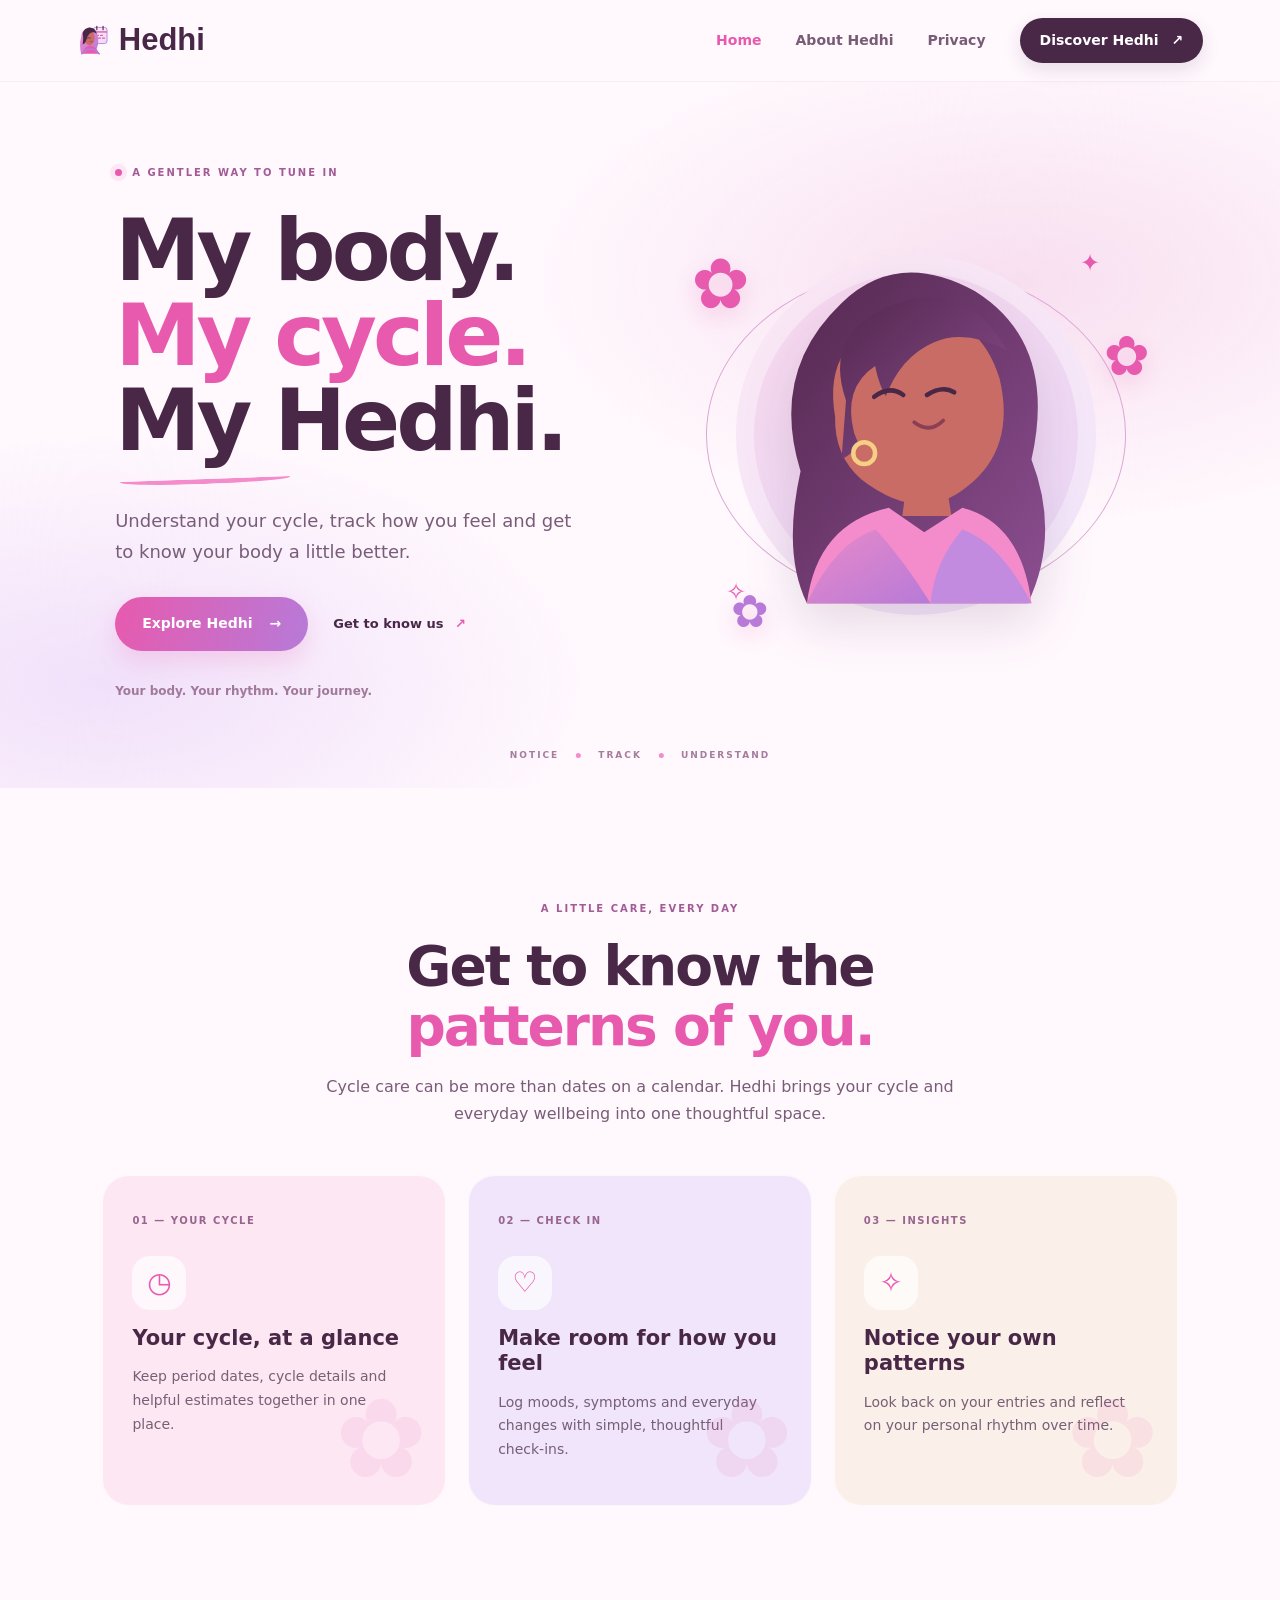
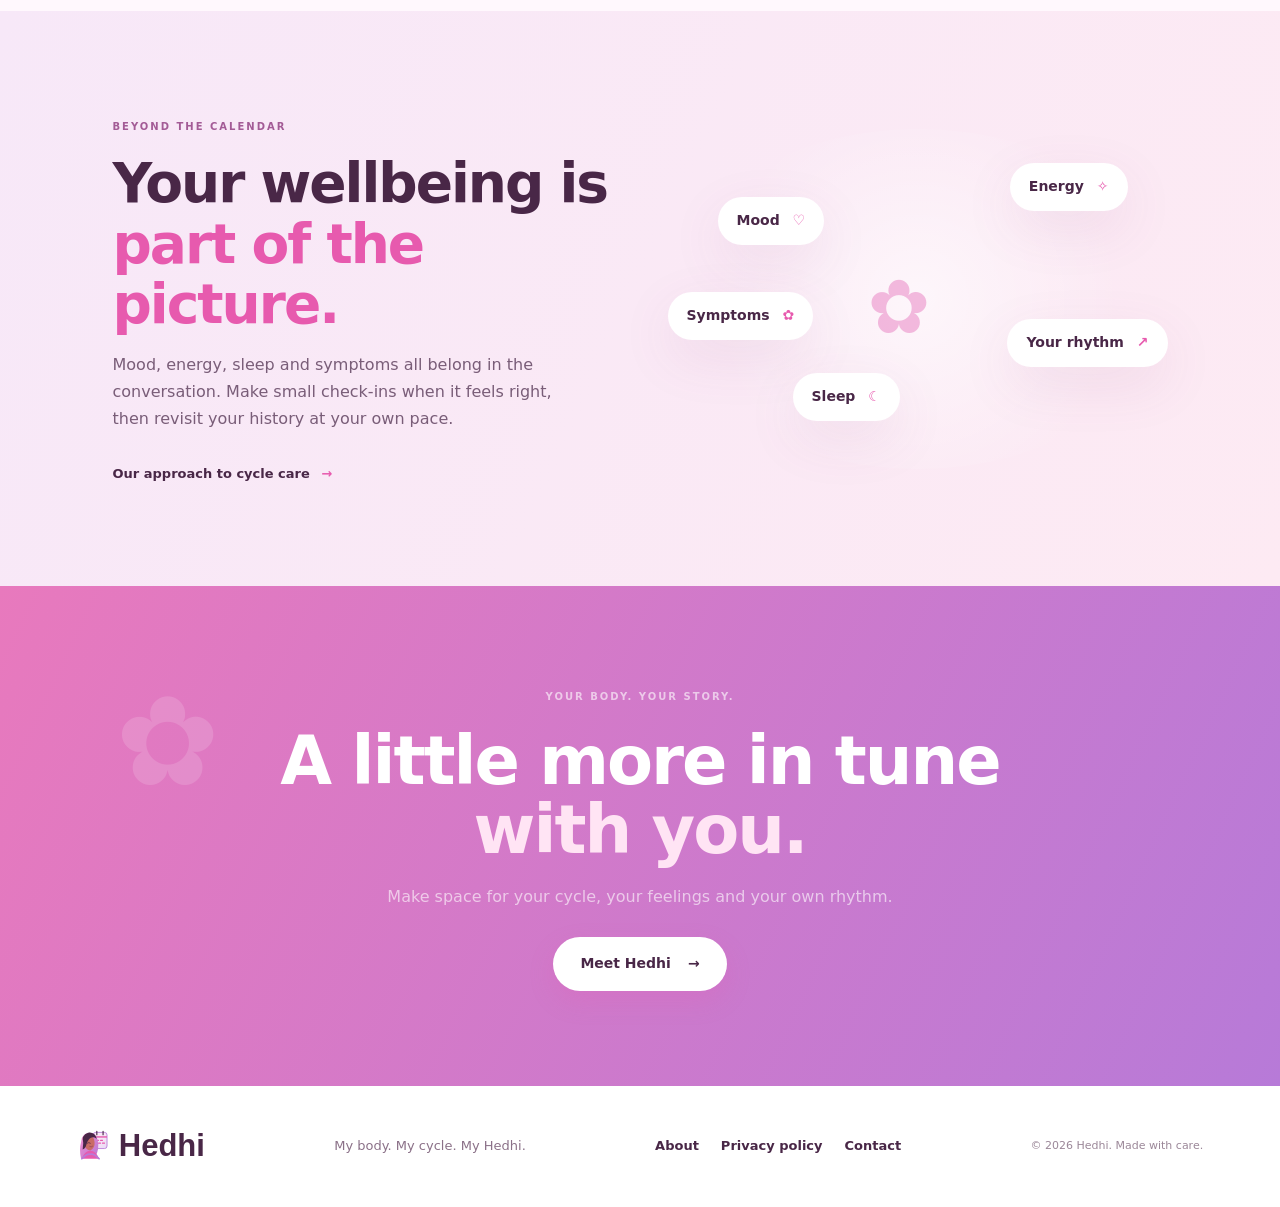
<file: index.html>
<!doctype html>
<html lang="en-GB">
<head>
<meta charset="utf-8"><meta name="viewport" content="width=device-width,initial-scale=1">
<meta name="theme-color" content="#fff8fd"><meta name="description" content="Hedhi helps you understand your cycle, track how you feel and get to know your body a little better.">
<title>Hedhi — My body. My cycle. My Hedhi.</title><link rel="icon" href="assets/favicon.svg" type="image/svg+xml"><link rel="stylesheet" href="styles.css">
</head>
<body>
<header class="header"><a class="brand" href="index.html" aria-label="Hedhi home"><img src="assets/hedhi-mark.svg" alt=""><span>Hedhi</span></a><button class="menu" aria-label="Open menu" aria-expanded="false" aria-controls="nav"><i></i><i></i></button><nav id="nav"><a class="active" href="index.html">Home</a><a href="about.html">About Hedhi</a><a href="privacy.html">Privacy</a><a class="nav-cta" href="#discover">Discover Hedhi <span>↗</span></a></nav></header>
<main>
<section class="hero">
<div class="hero-copy"><span class="eyebrow"><b></b> A gentler way to tune in</span><h1>My body.<br><em>My cycle.</em><br>My Hedhi.</h1><div class="underline"></div><p class="lead">Understand your cycle, track how you feel and get to know your body a little better.</p><div class="actions"><a class="button" href="#discover">Explore Hedhi <span>→</span></a><a class="text-link" href="about.html">Get to know us <span>↗</span></a></div><p class="micro">Your body. Your rhythm. Your journey.</p></div>
<div class="hero-art" aria-label="Hedhi floral illustration"><div class="art-orbit"></div><div class="art-disc"></div><div class="art-flower flower-a">✿</div><div class="art-flower flower-b">✿</div><div class="art-flower flower-c">✿</div><div class="profile-art"><svg viewBox="0 0 330 390" role="img" aria-label="Stylised feminine profile illustration"><defs><linearGradient id="hair" x1="0" y1="0" x2="1" y2="1"><stop stop-color="#54284f"/><stop offset="1" stop-color="#8c4e91"/></linearGradient><linearGradient id="wrap" x1="0" y1="0" x2="1" y2="1"><stop stop-color="#e98ac8"/><stop offset="1" stop-color="#b77ad8"/></linearGradient></defs><path d="M45 380Q18 325 38 235Q4 125 83 50Q145-10 230 37Q321 94 292 222Q324 305 288 380Z" fill="url(#hair)"/><path d="M76 175Q61 87 147 66Q231 50 257 133Q275 210 221 252Q170 294 105 244Q75 218 76 175Z" fill="#c96c65"/><path d="M88 157Q62 81 139 52Q220 20 265 102Q219 78 185 93Q147 109 130 157Q110 208 83 222Z" fill="url(#hair)"/><path d="M97 193Q84 143 120 119Q129 164 158 177Q188 191 235 165Q249 213 211 248Q160 282 115 237Z" fill="#c96c65"/><path d="M119 153Q136 140 151 151" fill="none" stroke="#492747" stroke-width="5" stroke-linecap="round"/><path d="M177 151Q194 140 207 148" fill="none" stroke="#492747" stroke-width="5" stroke-linecap="round"/><path d="M163 181Q180 194 195 179" fill="none" stroke="#8b3f54" stroke-width="4" stroke-linecap="round"/><path d="M155 244L150 284 204 284 197 240" fill="#c96c65"/><path d="M45 380Q56 293 135 275L174 302 216 275Q281 292 292 380Z" fill="#f48ccb"/><path d="M45 380Q76 313 121 299Q153 335 181 380Z" fill="url(#wrap)"/><path d="M292 380Q257 313 216 299Q185 335 181 380Z" fill="#c38be0"/><circle cx="108" cy="215" r="12" fill="none" stroke="#f5cf83" stroke-width="5"/></svg></div><span class="spark s-one">✦</span><span class="spark s-two">✧</span></div>
<div class="hero-bottom"><span>NOTICE</span><i></i><span>TRACK</span><i></i><span>UNDERSTAND</span></div>
</section>
<section class="section intro" id="discover"><div class="section-heading"><span class="eyebrow">A little care, every day</span><h2>Get to know the<br><em>patterns of you.</em></h2><p>Cycle care can be more than dates on a calendar. Hedhi brings your cycle and everyday wellbeing into one thoughtful space.</p></div><div class="cards"><article class="feature rose-card"><span class="card-index">01 — YOUR CYCLE</span><div class="icon">◷</div><h3>Your cycle, at a glance</h3><p>Keep period dates, cycle details and helpful estimates together in one place.</p><span class="decoration">✿</span></article><article class="feature lilac-card"><span class="card-index">02 — CHECK IN</span><div class="icon">♡</div><h3>Make room for how you feel</h3><p>Log moods, symptoms and everyday changes with simple, thoughtful check-ins.</p><span class="decoration">✿</span></article><article class="feature peach-card"><span class="card-index">03 — INSIGHTS</span><div class="icon">✧</div><h3>Notice your own patterns</h3><p>Look back on your entries and reflect on your personal rhythm over time.</p><span class="decoration">✿</span></article></div></section>
<section class="wellbeing"><div class="well-copy"><span class="eyebrow">Beyond the calendar</span><h2>Your wellbeing is<br><em>part of the picture.</em></h2><p>Mood, energy, sleep and symptoms all belong in the conversation. Make small check-ins when it feels right, then revisit your history at your own pace.</p><a class="text-link" href="about.html">Our approach to cycle care <span>→</span></a></div><div class="well-art"><span class="well-pill p1">Mood <b>♡</b></span><span class="well-pill p2">Energy <b>✧</b></span><span class="well-pill p3">Symptoms <b>✿</b></span><span class="well-pill p4">Sleep <b>☾</b></span><span class="well-pill p5">Your rhythm <b>↗</b></span><div class="well-flower">✿</div></div></section>
<section class="closing"><span class="closing-flower">✿</span><span class="eyebrow">Your body. Your story.</span><h2>A little more in tune<br><em>with you.</em></h2><p>Make space for your cycle, your feelings and your own rhythm.</p><a class="button button-light" href="about.html">Meet Hedhi <span>→</span></a></section>
</main>
<footer class="footer"><a class="brand" href="index.html"><img src="assets/hedhi-mark.svg" alt=""><span>Hedhi</span></a><p>My body. My cycle. My Hedhi.</p><nav><a href="about.html">About</a><a href="privacy.html">Privacy policy</a><a href="mailto:hello@bigman.co.ke">Contact</a></nav><small>© <span data-year></span> Hedhi. Made with care.</small></footer><script src="script.js"></script>
</body></html>
</file>
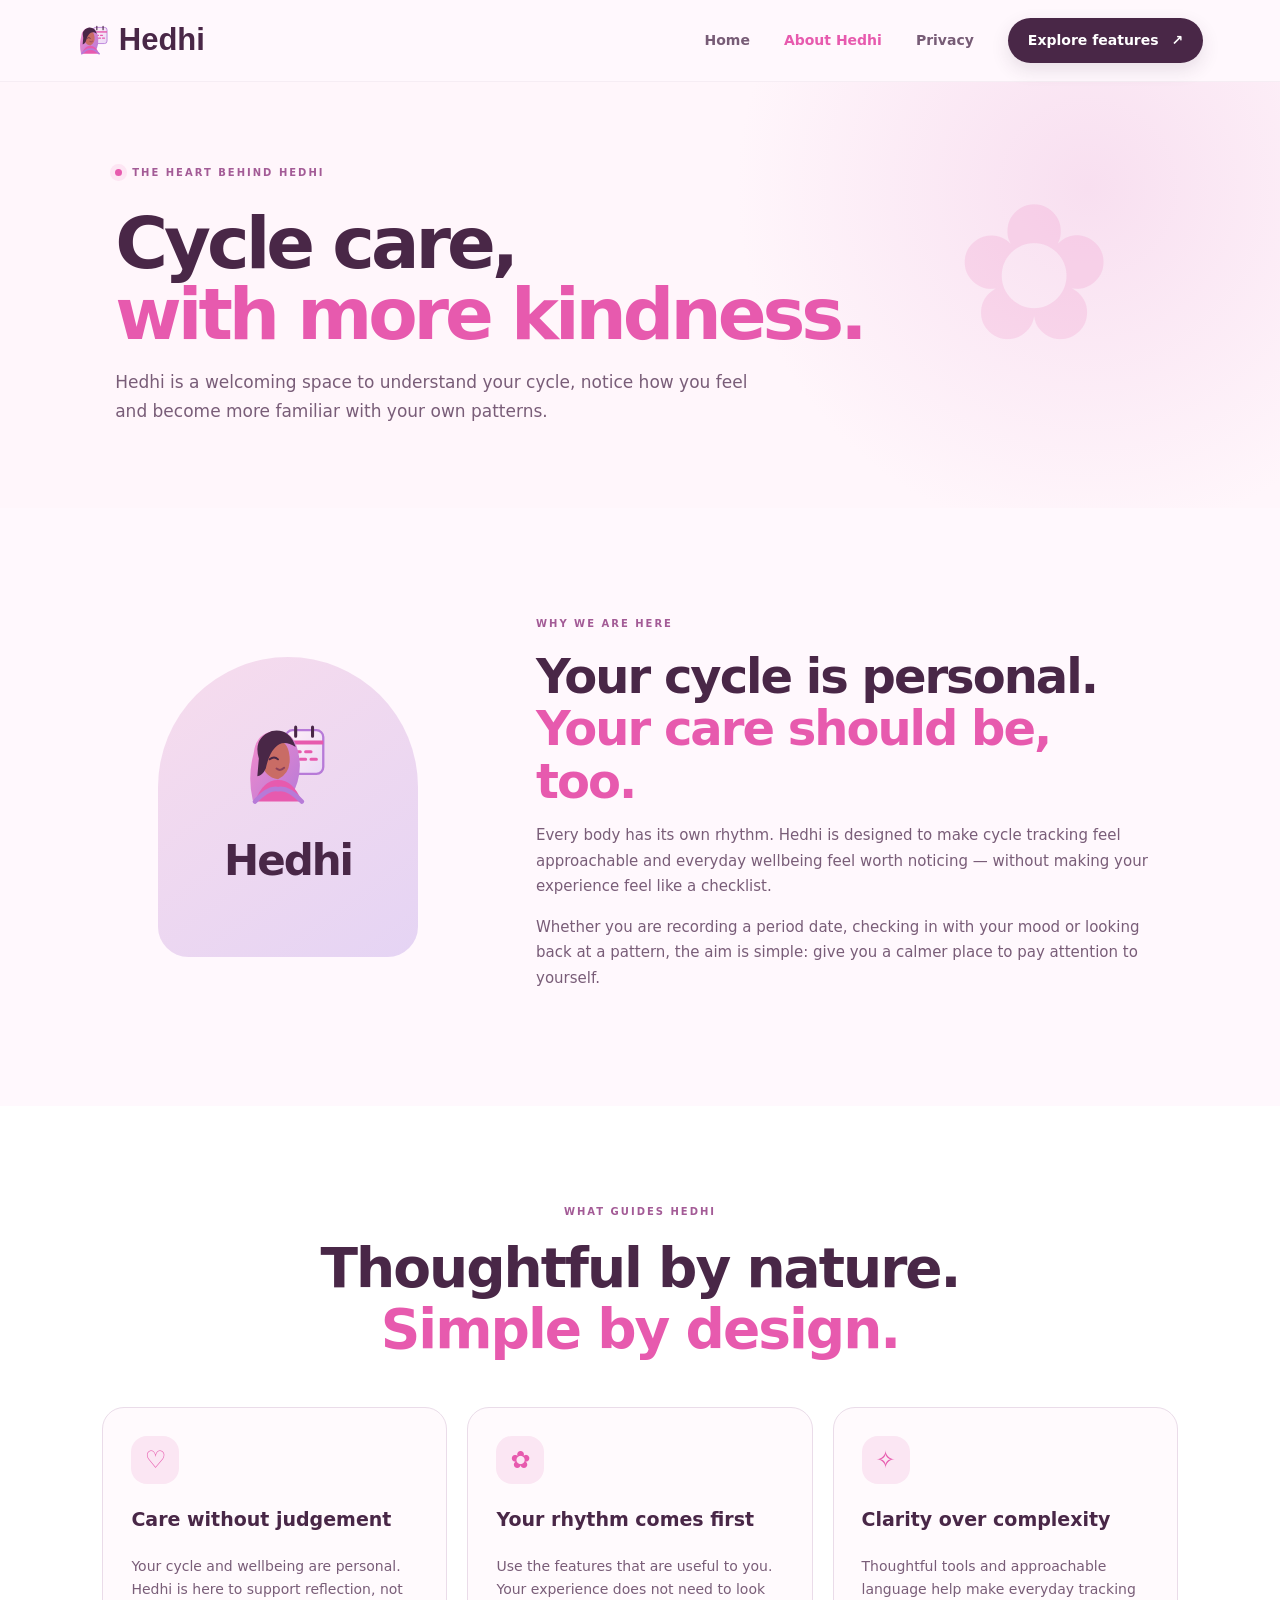
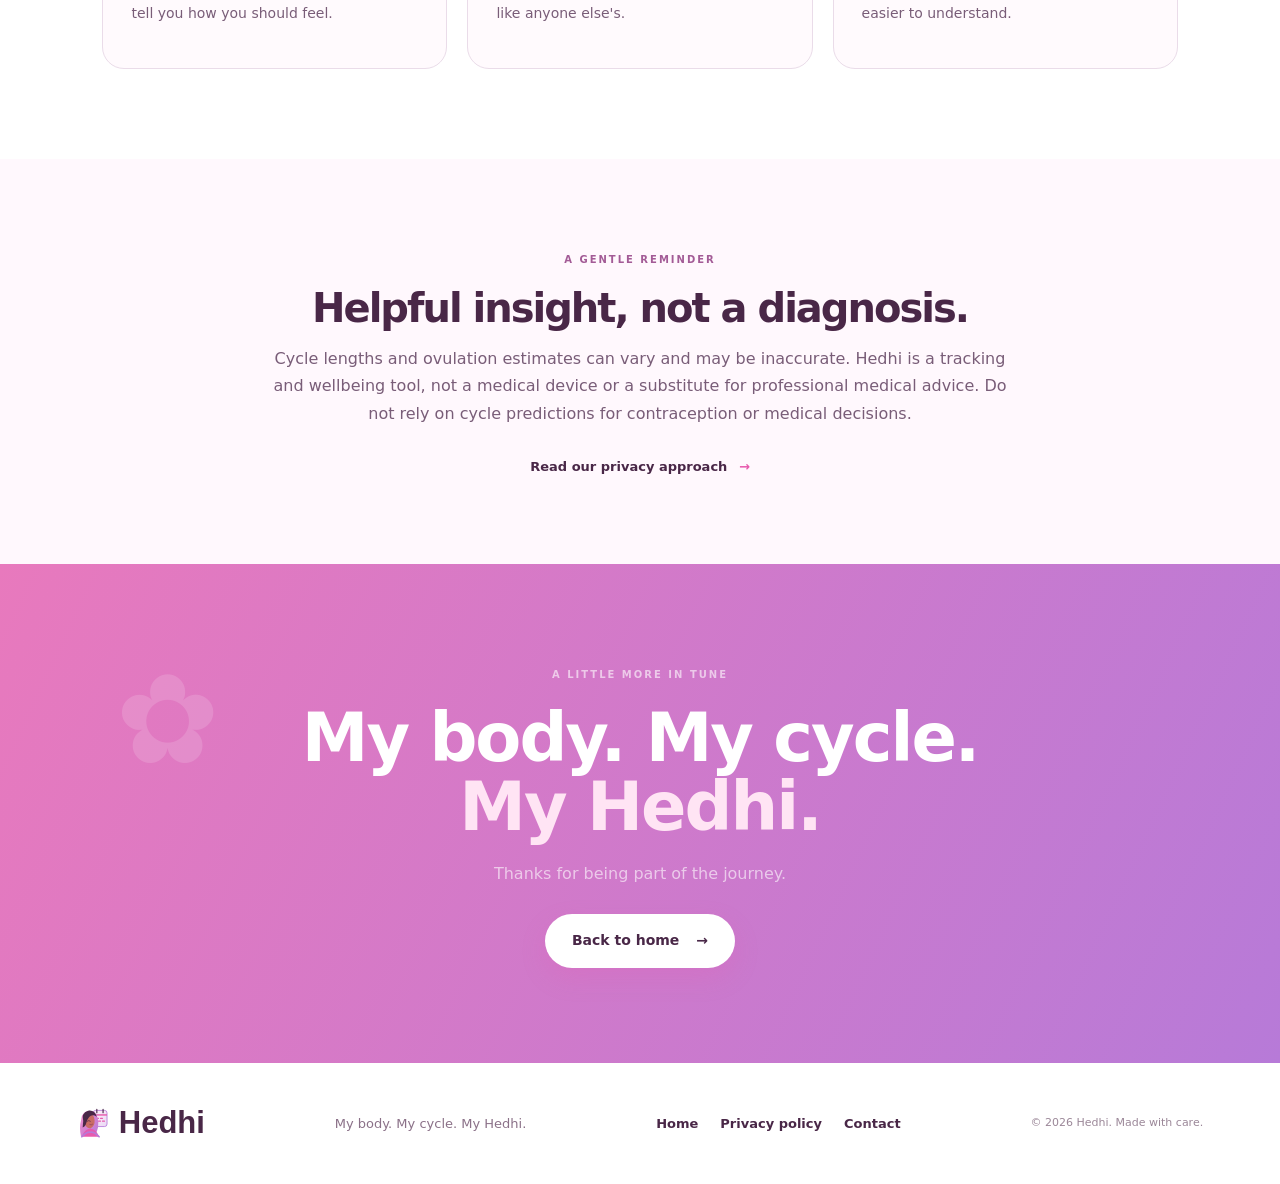
<file: about.html>
<!doctype html>
<html lang="en-GB"><head><meta charset="utf-8"><meta name="viewport" content="width=device-width,initial-scale=1"><meta name="theme-color" content="#fff8fd"><meta name="description" content="Discover the thinking behind Hedhi, a gentle space for cycle tracking and everyday wellbeing."><title>About Hedhi — A little more in tune with you</title><link rel="icon" href="assets/favicon.svg" type="image/svg+xml"><link rel="stylesheet" href="styles.css"></head>
<body><header class="header"><a class="brand" href="index.html"><img src="assets/hedhi-mark.svg" alt=""><span>Hedhi</span></a><button class="menu" aria-label="Open menu" aria-expanded="false" aria-controls="nav"><i></i><i></i></button><nav id="nav"><a href="index.html">Home</a><a class="active" href="about.html">About Hedhi</a><a href="privacy.html">Privacy</a><a class="nav-cta" href="index.html#discover">Explore features <span>↗</span></a></nav></header>
<main><section class="page-hero about-hero"><span class="eyebrow"><b></b> The heart behind Hedhi</span><h1>Cycle care,<br><em>with more kindness.</em></h1><p>Hedhi is a welcoming space to understand your cycle, notice how you feel and become more familiar with your own patterns.</p><div class="about-flower">✿</div></section>
<section class="about-story"><div class="story-mark"><img src="assets/hedhi-mark.svg" alt="Hedhi floral mark"><span>Hedhi</span></div><div class="story-copy"><span class="eyebrow">Why we are here</span><h2>Your cycle is personal.<br><em>Your care should be, too.</em></h2><p>Every body has its own rhythm. Hedhi is designed to make cycle tracking feel approachable and everyday wellbeing feel worth noticing — without making your experience feel like a checklist.</p><p>Whether you are recording a period date, checking in with your mood or looking back at a pattern, the aim is simple: give you a calmer place to pay attention to yourself.</p></div></section>
<section class="values"><div class="section-heading"><span class="eyebrow">What guides Hedhi</span><h2>Thoughtful by nature.<br><em>Simple by design.</em></h2></div><div class="value-grid"><article><span>♡</span><h3>Care without judgement</h3><p>Your cycle and wellbeing are personal. Hedhi is here to support reflection, not tell you how you should feel.</p></article><article><span>✿</span><h3>Your rhythm comes first</h3><p>Use the features that are useful to you. Your experience does not need to look like anyone else's.</p></article><article><span>✧</span><h3>Clarity over complexity</h3><p>Thoughtful tools and approachable language help make everyday tracking easier to understand.</p></article></div></section>
<section class="about-disclaimer"><span class="eyebrow">A gentle reminder</span><h2>Helpful insight, not a diagnosis.</h2><p>Cycle lengths and ovulation estimates can vary and may be inaccurate. Hedhi is a tracking and wellbeing tool, not a medical device or a substitute for professional medical advice. Do not rely on cycle predictions for contraception or medical decisions.</p><a class="text-link" href="privacy.html">Read our privacy approach <span>→</span></a></section>
<section class="closing"><span class="closing-flower">✿</span><span class="eyebrow">A little more in tune</span><h2>My body. My cycle.<br><em>My Hedhi.</em></h2><p>Thanks for being part of the journey.</p><a class="button button-light" href="index.html">Back to home <span>→</span></a></section></main>
<footer class="footer"><a class="brand" href="index.html"><img src="assets/hedhi-mark.svg" alt=""><span>Hedhi</span></a><p>My body. My cycle. My Hedhi.</p><nav><a href="index.html">Home</a><a href="privacy.html">Privacy policy</a><a href="mailto:hello@bigman.co.ke">Contact</a></nav><small>© <span data-year></span> Hedhi. Made with care.</small></footer><script src="script.js"></script></body></html>
</file>
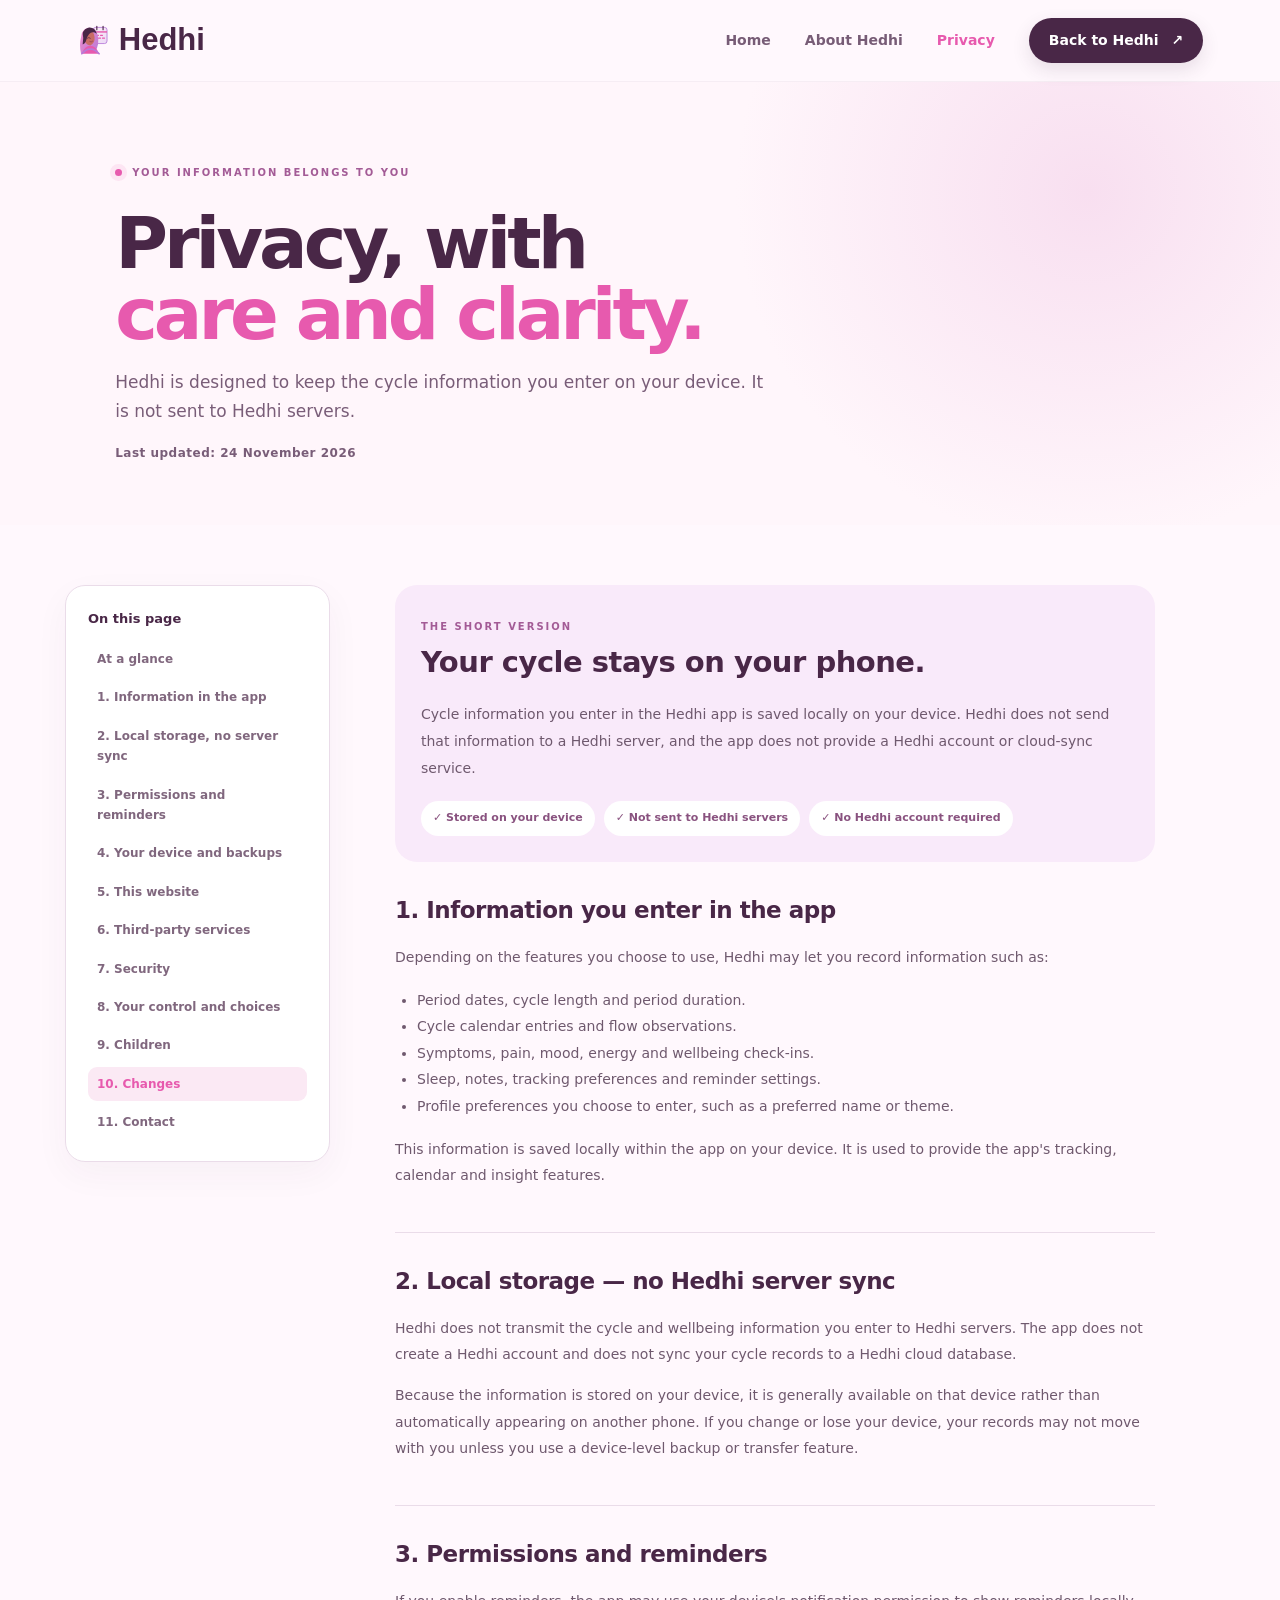
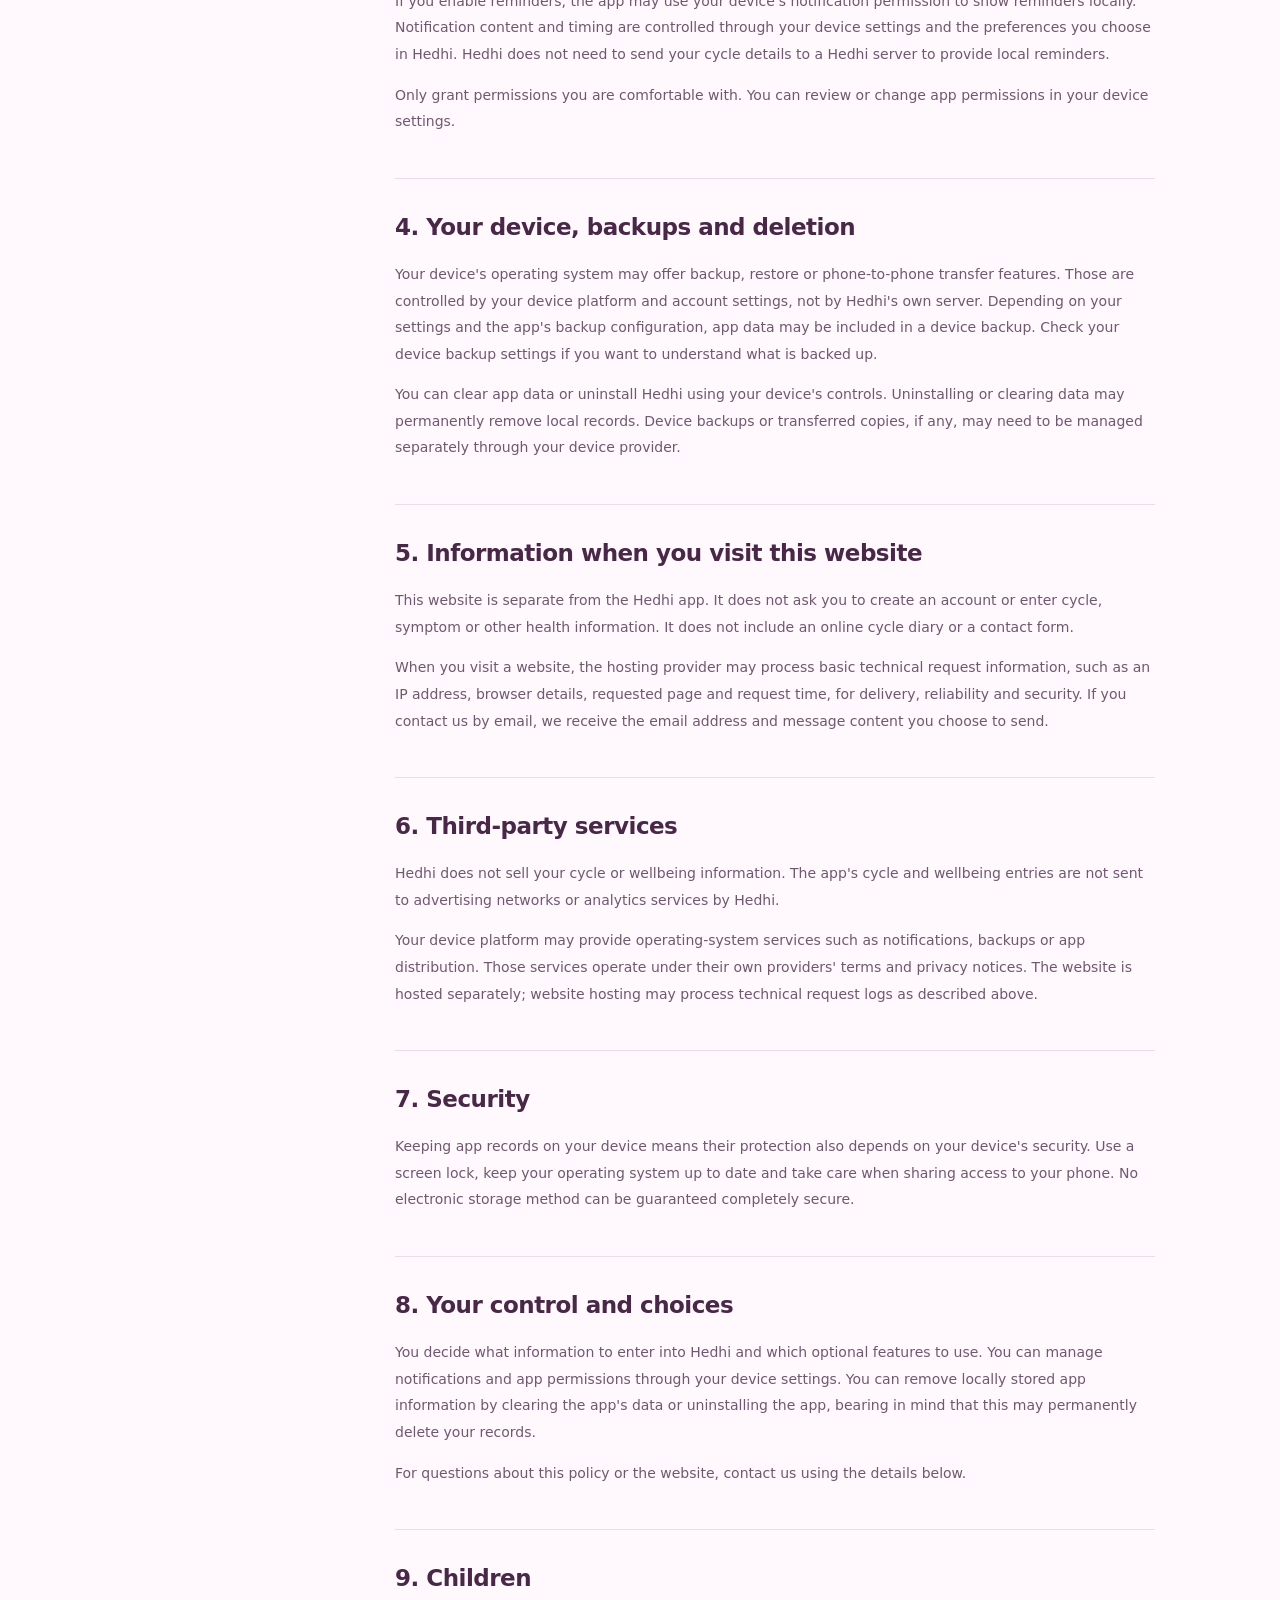
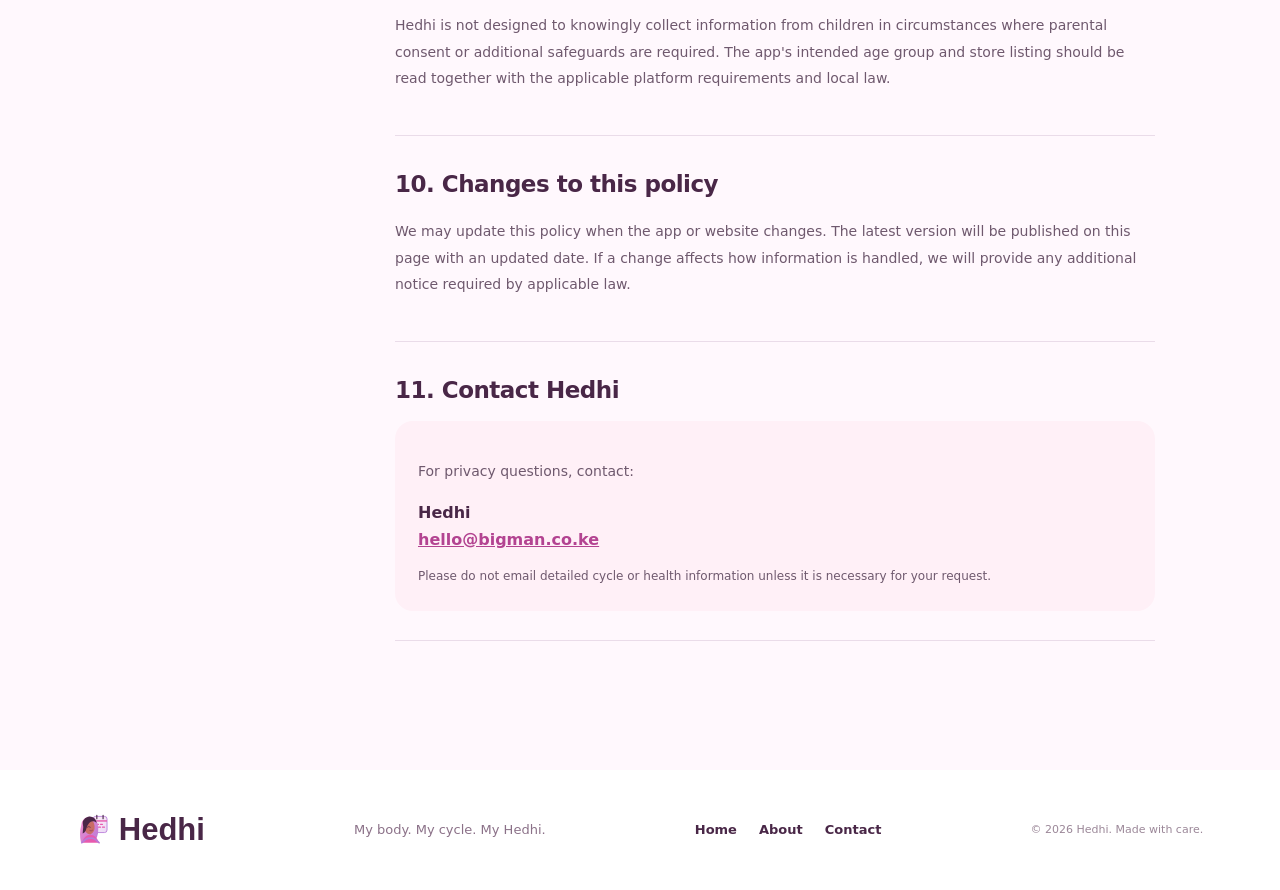
<file: privacy.html>
<!doctype html>
<html lang="en-GB"><head><meta charset="utf-8"><meta name="viewport" content="width=device-width,initial-scale=1"><meta name="theme-color" content="#fff8fd"><meta name="description" content="Hedhi privacy policy: cycle information is stored locally on your device and is not sent to Hedhi servers."><title>Privacy Policy — Hedhi</title><link rel="icon" href="assets/favicon.svg" type="image/svg+xml"><link rel="stylesheet" href="styles.css"></head>
<body><header class="header"><a class="brand" href="index.html"><img src="assets/hedhi-mark.svg" alt=""><span>Hedhi</span></a><button class="menu" aria-label="Open menu" aria-expanded="false" aria-controls="nav"><i></i><i></i></button><nav id="nav"><a href="index.html">Home</a><a href="about.html">About Hedhi</a><a class="active" href="privacy.html">Privacy</a><a class="nav-cta" href="index.html">Back to Hedhi <span>↗</span></a></nav></header>
<main><section class="page-hero privacy-hero"><span class="eyebrow"><b></b> Your information belongs to you</span><h1>Privacy, with<br><em>care and clarity.</em></h1><p>Hedhi is designed to keep the cycle information you enter on your device. It is not sent to Hedhi servers.</p><p class="updated">Last updated: 24 November 2026</p></section>
<div class="privacy-wrap"><aside class="toc"><strong>On this page</strong><ol><li><a href="#summary">At a glance</a></li><li><a href="#app-local">1. Information in the app</a></li><li><a href="#no-server">2. Local storage, no server sync</a></li><li><a href="#permissions">3. Permissions and reminders</a></li><li><a href="#device">4. Your device and backups</a></li><li><a href="#website">5. This website</a></li><li><a href="#third-party">6. Third-party services</a></li><li><a href="#security">7. Security</a></li><li><a href="#your-control">8. Your control and choices</a></li><li><a href="#children">9. Children</a></li><li><a href="#changes">10. Changes</a></li><li><a href="#contact">11. Contact</a></li></ol></aside>
<article class="policy">
<section id="summary" class="summary-policy"><span class="eyebrow">The short version</span><h2>Your cycle stays on your phone.</h2><p>Cycle information you enter in the Hedhi app is saved locally on your device. Hedhi does not send that information to a Hedhi server, and the app does not provide a Hedhi account or cloud-sync service.</p><div class="privacy-points"><span>✓ Stored on your device</span><span>✓ Not sent to Hedhi servers</span><span>✓ No Hedhi account required</span></div></section>
<section id="app-local"><h2>1. Information you enter in the app</h2><p>Depending on the features you choose to use, Hedhi may let you record information such as:</p><ul><li>Period dates, cycle length and period duration.</li><li>Cycle calendar entries and flow observations.</li><li>Symptoms, pain, mood, energy and wellbeing check-ins.</li><li>Sleep, notes, tracking preferences and reminder settings.</li><li>Profile preferences you choose to enter, such as a preferred name or theme.</li></ul><p>This information is saved locally within the app on your device. It is used to provide the app's tracking, calendar and insight features.</p></section>
<section id="no-server"><h2>2. Local storage — no Hedhi server sync</h2><p>Hedhi does not transmit the cycle and wellbeing information you enter to Hedhi servers. The app does not create a Hedhi account and does not sync your cycle records to a Hedhi cloud database.</p><p>Because the information is stored on your device, it is generally available on that device rather than automatically appearing on another phone. If you change or lose your device, your records may not move with you unless you use a device-level backup or transfer feature.</p></section>
<section id="permissions"><h2>3. Permissions and reminders</h2><p>If you enable reminders, the app may use your device's notification permission to show reminders locally. Notification content and timing are controlled through your device settings and the preferences you choose in Hedhi. Hedhi does not need to send your cycle details to a Hedhi server to provide local reminders.</p><p>Only grant permissions you are comfortable with. You can review or change app permissions in your device settings.</p></section>
<section id="device"><h2>4. Your device, backups and deletion</h2><p>Your device's operating system may offer backup, restore or phone-to-phone transfer features. Those are controlled by your device platform and account settings, not by Hedhi's own server. Depending on your settings and the app's backup configuration, app data may be included in a device backup. Check your device backup settings if you want to understand what is backed up.</p><p>You can clear app data or uninstall Hedhi using your device's controls. Uninstalling or clearing data may permanently remove local records. Device backups or transferred copies, if any, may need to be managed separately through your device provider.</p></section>
<section id="website"><h2>5. Information when you visit this website</h2><p>This website is separate from the Hedhi app. It does not ask you to create an account or enter cycle, symptom or other health information. It does not include an online cycle diary or a contact form.</p><p>When you visit a website, the hosting provider may process basic technical request information, such as an IP address, browser details, requested page and request time, for delivery, reliability and security. If you contact us by email, we receive the email address and message content you choose to send.</p></section>
<section id="third-party"><h2>6. Third-party services</h2><p>Hedhi does not sell your cycle or wellbeing information. The app's cycle and wellbeing entries are not sent to advertising networks or analytics services by Hedhi.</p><p>Your device platform may provide operating-system services such as notifications, backups or app distribution. Those services operate under their own providers' terms and privacy notices. The website is hosted separately; website hosting may process technical request logs as described above.</p></section>
<section id="security"><h2>7. Security</h2><p>Keeping app records on your device means their protection also depends on your device's security. Use a screen lock, keep your operating system up to date and take care when sharing access to your phone. No electronic storage method can be guaranteed completely secure.</p></section>
<section id="your-control"><h2>8. Your control and choices</h2><p>You decide what information to enter into Hedhi and which optional features to use. You can manage notifications and app permissions through your device settings. You can remove locally stored app information by clearing the app's data or uninstalling the app, bearing in mind that this may permanently delete your records.</p><p>For questions about this policy or the website, contact us using the details below.</p></section>
<section id="children"><h2>9. Children</h2><p>Hedhi is not designed to knowingly collect information from children in circumstances where parental consent or additional safeguards are required. The app's intended age group and store listing should be read together with the applicable platform requirements and local law.</p></section>
<section id="changes"><h2>10. Changes to this policy</h2><p>We may update this policy when the app or website changes. The latest version will be published on this page with an updated date. If a change affects how information is handled, we will provide any additional notice required by applicable law.</p></section>
<section id="contact"><h2>11. Contact Hedhi</h2><div class="contact-card"><p>For privacy questions, contact:</p><strong>Hedhi</strong><br><a href="mailto:hello@bigman.co.ke">hello@bigman.co.ke</a><p class="small-note">Please do not email detailed cycle or health information unless it is necessary for your request.</p></div></section>
</article></div></main>
<footer class="footer"><a class="brand" href="index.html"><img src="assets/hedhi-mark.svg" alt=""><span>Hedhi</span></a><p>My body. My cycle. My Hedhi.</p><nav><a href="index.html">Home</a><a href="about.html">About</a><a href="mailto:hello@bigman.co.ke">Contact</a></nav><small>© <span data-year></span> Hedhi. Made with care.</small></footer><script src="script.js"></script></body></html>
</file>
<file: styles.css>
:root{--pink:#f48ccb;--rose:#e75aae;--lav:#b77ad8;--lav2:#ddb8f2;--cream:#fff8fd;--plum:#492747;--ink:#382039;--muted:#795d78;--line:#eadce9;--shadow:0 18px 55px #8b4a8719;--font:"Nunito", "Avenir Next", Avenir, system-ui, sans-serif}*{box-sizing:border-box}html{scroll-behavior:smooth;scroll-padding-top:100px}body{margin:0;background:var(--cream);color:var(--plum);font:16px/1.7 var(--font)}a{color:inherit;text-decoration:none}button{font:inherit}.header{height:82px;padding:0 max(6vw,24px);display:flex;align-items:center;justify-content:space-between;position:sticky;top:0;z-index:20;background:#fff8fdec;backdrop-filter:blur(16px);border-bottom:1px solid #4927470c}.brand{display:inline-flex;align-items:center;gap:8px;font-family:"Patrick Hand","Nunito",sans-serif;font-size:31px;font-weight:700;letter-spacing:0}.brand img{width:34px;height:38px;object-fit:contain}.header nav{display:flex;align-items:center;gap:34px;font-size:14px;font-weight:800}.header nav>a:not(.nav-cta){color:#775c76}.header nav>a.active,.header nav>a:hover{color:var(--rose)}.nav-cta{background:var(--plum);color:white;padding:11px 20px;border-radius:99px;box-shadow:0 7px 18px #49274720}.nav-cta span{margin-left:8px}.menu{display:none}.hero{min-height:690px;padding:75px max(9vw,30px) 75px;display:grid;grid-template-columns:1.05fr .95fr;align-items:center;position:relative;overflow:hidden;background:radial-gradient(ellipse at 80% 28%,#f8dff0 0,transparent 34%),radial-gradient(ellipse at 8% 85%,#f1e0fa 0,transparent 29%),var(--cream)}.hero-copy{max-width:570px;position:relative;z-index:2}.eyebrow{display:inline-flex;align-items:center;gap:10px;text-transform:uppercase;letter-spacing:2px;font-size:10px;font-weight:900;color:#a35b96}.eyebrow b{width:7px;height:7px;border-radius:50%;background:var(--rose);box-shadow:0 0 0 5px #e75aae1c}.hero h1,.page-hero h1{font-size:clamp(58px,6.7vw,88px);line-height:.99;letter-spacing:-4px;margin:24px 0 12px;font-weight:900}.hero h1 em,.section-heading h2 em,.wellbeing h2 em,.page-hero h1 em,.story-copy h2 em,.about-disclaimer h2 em{font-style:normal;color:var(--rose)}.underline{width:170px;height:9px;border-bottom:5px solid var(--pink);border-radius:50%;transform:rotate(-2deg);margin:10px 0 22px 5px}.lead{max-width:460px;color:var(--muted);font-size:18px}.actions{display:flex;align-items:center;gap:25px;margin-top:30px}.button{min-height:54px;padding:0 27px;border-radius:99px;display:inline-flex;align-items:center;justify-content:center;gap:17px;background:linear-gradient(105deg,var(--rose),var(--lav));color:white;font-size:14px;font-weight:900;box-shadow:0 10px 24px #e75aae35;transition:transform .2s,box-shadow .2s}.button:hover{transform:translateY(-3px);box-shadow:0 15px 28px #e75aae45}.text-link{font-size:13px;font-weight:900}.text-link span{color:var(--rose);margin-left:7px}.micro{font-size:12px;font-weight:800;color:#a17a9b;margin-top:30px}.hero-art{height:480px;position:relative;display:grid;place-items:center}.art-orbit{position:absolute;width:420px;height:420px;border:1px solid #dca6d5;border-radius:50%;transform:scaleY(.8) rotate(-18deg)}.art-disc{position:absolute;width:360px;aspect-ratio:1;border-radius:50%;background:linear-gradient(145deg,#f8d9ed,#e9d8f8);box-shadow:inset 0 0 0 18px #ffffff5c}.profile-art{position:relative;z-index:1;width:300px;height:370px;filter:drop-shadow(0 20px 24px #60325b27)}.profile-art svg{width:100%;height:100%}.art-flower{position:absolute;z-index:2;color:var(--rose);text-shadow:0 8px 20px #e75aae3d}.flower-a{font-size:70px;top:30px;left:5%}.flower-b{font-size:55px;right:3%;top:24%}.flower-c{font-size:45px;left:13%;bottom:25px;color:var(--lav)}.spark{position:absolute;color:var(--rose);font-size:24px}.s-one{right:13%;top:10%}.s-two{left:12%;bottom:13%}.hero-bottom{position:absolute;bottom:25px;left:50%;transform:translateX(-50%);display:flex;align-items:center;gap:17px;font-size:9px;font-weight:900;letter-spacing:2px;color:#a47c9e}.hero-bottom i{width:5px;height:5px;border-radius:50%;background:var(--pink)}.section{padding:105px max(8vw,25px)}.section-heading{text-align:center;max-width:640px;margin:0 auto 48px}.section-heading h2,.wellbeing h2,.story-copy h2,.about-disclaimer h2{font-size:clamp(37px,4.4vw,55px);line-height:1.1;letter-spacing:-2px;margin:15px 0}.section-heading p,.wellbeing p,.story-copy p,.page-hero p,.about-disclaimer p{color:var(--muted);font-size:16px}.cards{max-width:1120px;margin:auto;display:grid;grid-template-columns:repeat(3,1fr);gap:22px}.feature{min-height:285px;border-radius:27px;padding:29px;position:relative;overflow:hidden;border:1px solid #ffffffb5}.rose-card{background:#fde7f3}.lilac-card{background:#f0e5fa}.peach-card{background:#fbf0e9}.card-index{font-size:10px;letter-spacing:1.5px;font-weight:900;color:#98658e}.icon{width:54px;height:54px;border-radius:18px;background:#ffffffad;display:grid;place-items:center;font-size:28px;color:var(--rose);margin:24px 0 16px}.feature h3{font-size:21px;line-height:1.2;margin:0 0 9px}.feature p{max-width:270px;color:#775f76;font-size:14px}.decoration{position:absolute;right:18px;bottom:-28px;font-size:110px;color:#e75aae18}.wellbeing{padding:100px max(8vw,25px);background:linear-gradient(115deg,#f7e8f8,#fdeaf3);display:grid;grid-template-columns:1fr 1fr;align-items:center;gap:55px}.well-copy{max-width:500px;justify-self:end}.wellbeing p{max-width:460px;margin-bottom:27px}.well-art{height:340px;max-width:500px;width:100%;position:relative;border-radius:50%;background:radial-gradient(circle,#fff9,transparent 67%)}.well-pill{position:absolute;background:white;border-radius:99px;padding:12px 19px;font-size:14px;font-weight:900;box-shadow:var(--shadow)}.well-pill b{color:var(--rose);margin-left:8px}.p1{top:20%;left:10%}.p2{top:10%;right:8%}.p3{top:48%;left:0}.p4{bottom:14%;left:25%}.p5{right:0;bottom:30%}.well-flower{position:absolute;top:34%;left:40%;font-size:75px;color:#e77cbf80}.closing{padding:95px 24px;text-align:center;position:relative;overflow:hidden;background:linear-gradient(115deg,#e879bd,#b77ad8);color:white}.closing .eyebrow{color:#fff9}.closing h2{font-size:clamp(43px,6vw,67px);line-height:1.03;letter-spacing:-2px;margin:18px 0}.closing h2 em{font-style:normal;color:#ffe4f4}.closing p{color:#fff9;margin-bottom:27px}.button-light{background:white;color:var(--plum)}.closing-flower{position:absolute;left:9%;top:10%;font-size:125px;color:#ffffff26}.footer{padding:34px max(6vw,24px);display:flex;align-items:center;justify-content:space-between;gap:18px;flex-wrap:wrap;background:#fff}.footer p{margin:0;color:#8b7188;font-size:13px}.footer nav{display:flex;gap:22px;font-size:13px;font-weight:800}.footer small{font-size:11px;color:#9b8798}.page-hero{padding:75px max(9vw,30px) 65px;position:relative;overflow:hidden;background:radial-gradient(circle at 85% 25%,#f8dff0,transparent 31%),#fff6fb}.page-hero h1{font-size:clamp(48px,6vw,72px);max-width:800px}.page-hero p{max-width:660px;font-size:17px}.about-hero{min-height:370px}.about-flower{position:absolute;right:13%;top:30px;font-size:190px;color:#e75aae25}.about-story{max-width:1100px;margin:auto;padding:100px 30px;display:grid;grid-template-columns:.7fr 1.3fr;gap:80px;align-items:center}.story-mark{width:260px;height:300px;border-radius:150px 150px 35px 35px;background:linear-gradient(145deg,#f7dced,#e5d4f4);display:flex;flex-direction:column;align-items:center;justify-content:center;gap:8px;justify-self:center}.story-mark img{width:92px;height:100px}.story-mark span{font-size:42px;font-weight:900;letter-spacing:-2px}.story-copy h2{font-size:clamp(35px,4vw,48px)}.story-copy p{font-size:15px}.values{padding:90px max(8vw,25px);background:#fff}.value-grid{max-width:1080px;margin:auto;display:grid;grid-template-columns:repeat(3,1fr);gap:20px}.value-grid article{padding:28px;border:1px solid var(--line);border-radius:22px;background:#fffafd}.value-grid article>span{width:48px;height:48px;display:grid;place-items:center;border-radius:16px;background:#fbe6f3;color:var(--rose);font-size:24px}.value-grid h3{font-size:19px}.value-grid p{font-size:14px;color:var(--muted)}.about-disclaimer{padding:85px 25px;text-align:center;max-width:850px;margin:auto}.about-disclaimer h2{font-size:40px}.about-disclaimer p{margin:0 auto 25px;max-width:760px}.privacy-hero{padding-bottom:50px}.updated{font-size:12px!important;font-weight:900;letter-spacing:.5px}.privacy-wrap{max-width:1200px;margin:auto;padding:60px 25px 100px;display:grid;grid-template-columns:265px minmax(0,760px);gap:65px;align-items:start}.toc{position:sticky;top:105px;padding:22px;border:1px solid var(--line);border-radius:20px;background:white;box-shadow:0 12px 35px #4927470b}.toc strong{display:block;font-size:13px;margin-bottom:12px}.toc ol{margin:0;padding:0;list-style:none;display:grid;gap:4px}.toc a{display:block;padding:7px 9px;border-radius:9px;color:#80677e;font-size:12px;font-weight:800}.toc a:hover,.toc a[aria-current=true]{background:#fbe9f4;color:var(--rose)}.policy section{padding:0 0 29px;margin:0 0 29px;border-bottom:1px solid var(--line);scroll-margin-top:110px}.policy h2{font-size:23px;letter-spacing:-.5px;margin:0 0 11px}.policy p,.policy li{font-size:14px;line-height:1.9;color:#6f596e}.policy ul{padding-left:22px}.summary-policy{padding:26px!important;background:#f9eafa;border:0!important;border-radius:22px}.summary-policy h2{font-size:29px}.privacy-points{display:flex;flex-wrap:wrap;gap:9px;margin-top:20px}.privacy-points span{padding:8px 12px;border-radius:99px;background:#fff;color:#89527f;font-size:11px;font-weight:900}.contact-card{padding:23px;background:#fff0f7;border-radius:18px}.contact-card a{font-weight:900;color:#b34391;text-decoration:underline}.small-note{font-size:12px!important;margin-bottom:0}.policy a{color:#b34391}@media(max-width:850px){.header nav{gap:18px}.hero{padding-left:6vw;padding-right:6vw}.hero h1{font-size:66px}.wellbeing{gap:25px}.privacy-wrap{grid-template-columns:220px 1fr;gap:28px}}@media(max-width:680px){.header{height:70px;padding:0 21px}.brand{font-size:24px}.brand img{width:31px}.menu{display:flex;width:42px;height:42px;border:0;border-radius:50%;background:#f8e8f4;flex-direction:column;justify-content:center;align-items:center;gap:6px}.menu i{width:18px;height:2px;border-radius:3px;background:var(--plum)}.header nav{display:none;position:absolute;top:69px;left:0;right:0;padding:17px 22px 24px;background:var(--cream);box-shadow:0 18px 25px #49274712;flex-direction:column;align-items:stretch;gap:9px}.header nav.open{display:flex}.header nav a{padding:9px 4px}.header nav .nav-cta{text-align:center;padding:12px}.hero{grid-template-columns:1fr;text-align:center;padding:52px 23px 70px;min-height:0}.hero-copy{margin:auto}.hero h1{font-size:clamp(52px,14vw,70px);letter-spacing:-2.8px}.underline{margin:10px auto 20px}.lead{font-size:16px}.actions{justify-content:center;flex-wrap:wrap;gap:17px}.micro{margin-top:22px}.hero-art{height:340px;margin-top:24px}.art-orbit{width:300px;height:300px}.art-disc{width:270px}.profile-art{width:225px;height:285px}.flower-a{font-size:52px}.flower-b{font-size:42px}.flower-c{font-size:34px}.hero-bottom{gap:10px;bottom:22px}.section{padding:75px 22px}.section-heading{margin-bottom:34px}.section-heading h2,.wellbeing h2{font-size:39px}.cards,.value-grid{grid-template-columns:1fr}.feature{min-height:235px}.wellbeing{padding:72px 23px;grid-template-columns:1fr}.well-art{height:270px}.closing{padding:78px 22px}.footer{justify-content:center;text-align:center;flex-direction:column;gap:10px}.footer nav{gap:18px}.page-hero{padding:53px 23px 40px}.page-hero h1{font-size:clamp(45px,12vw,62px);letter-spacing:-2.5px}.page-hero p{font-size:15px}.about-flower{right:-20px;top:20px;font-size:125px}.about-story{padding:65px 23px;grid-template-columns:1fr;gap:35px}.story-mark{width:210px;height:235px}.story-mark span{font-size:36px}.story-copy h2{font-size:38px}.values{padding:70px 22px}.about-disclaimer{padding:65px 23px}.about-disclaimer h2{font-size:34px}.privacy-wrap{display:flex;flex-direction:column;padding:30px 21px 70px;gap:22px}.toc{position:static;width:100%}.toc ol{grid-template-columns:1fr 1fr}.policy h2{font-size:21px}.summary-policy h2{font-size:25px}}@media(prefers-reduced-motion:reduce){html{scroll-behavior:auto}*,*:before,*:after{transition:none!important}}
</file>
